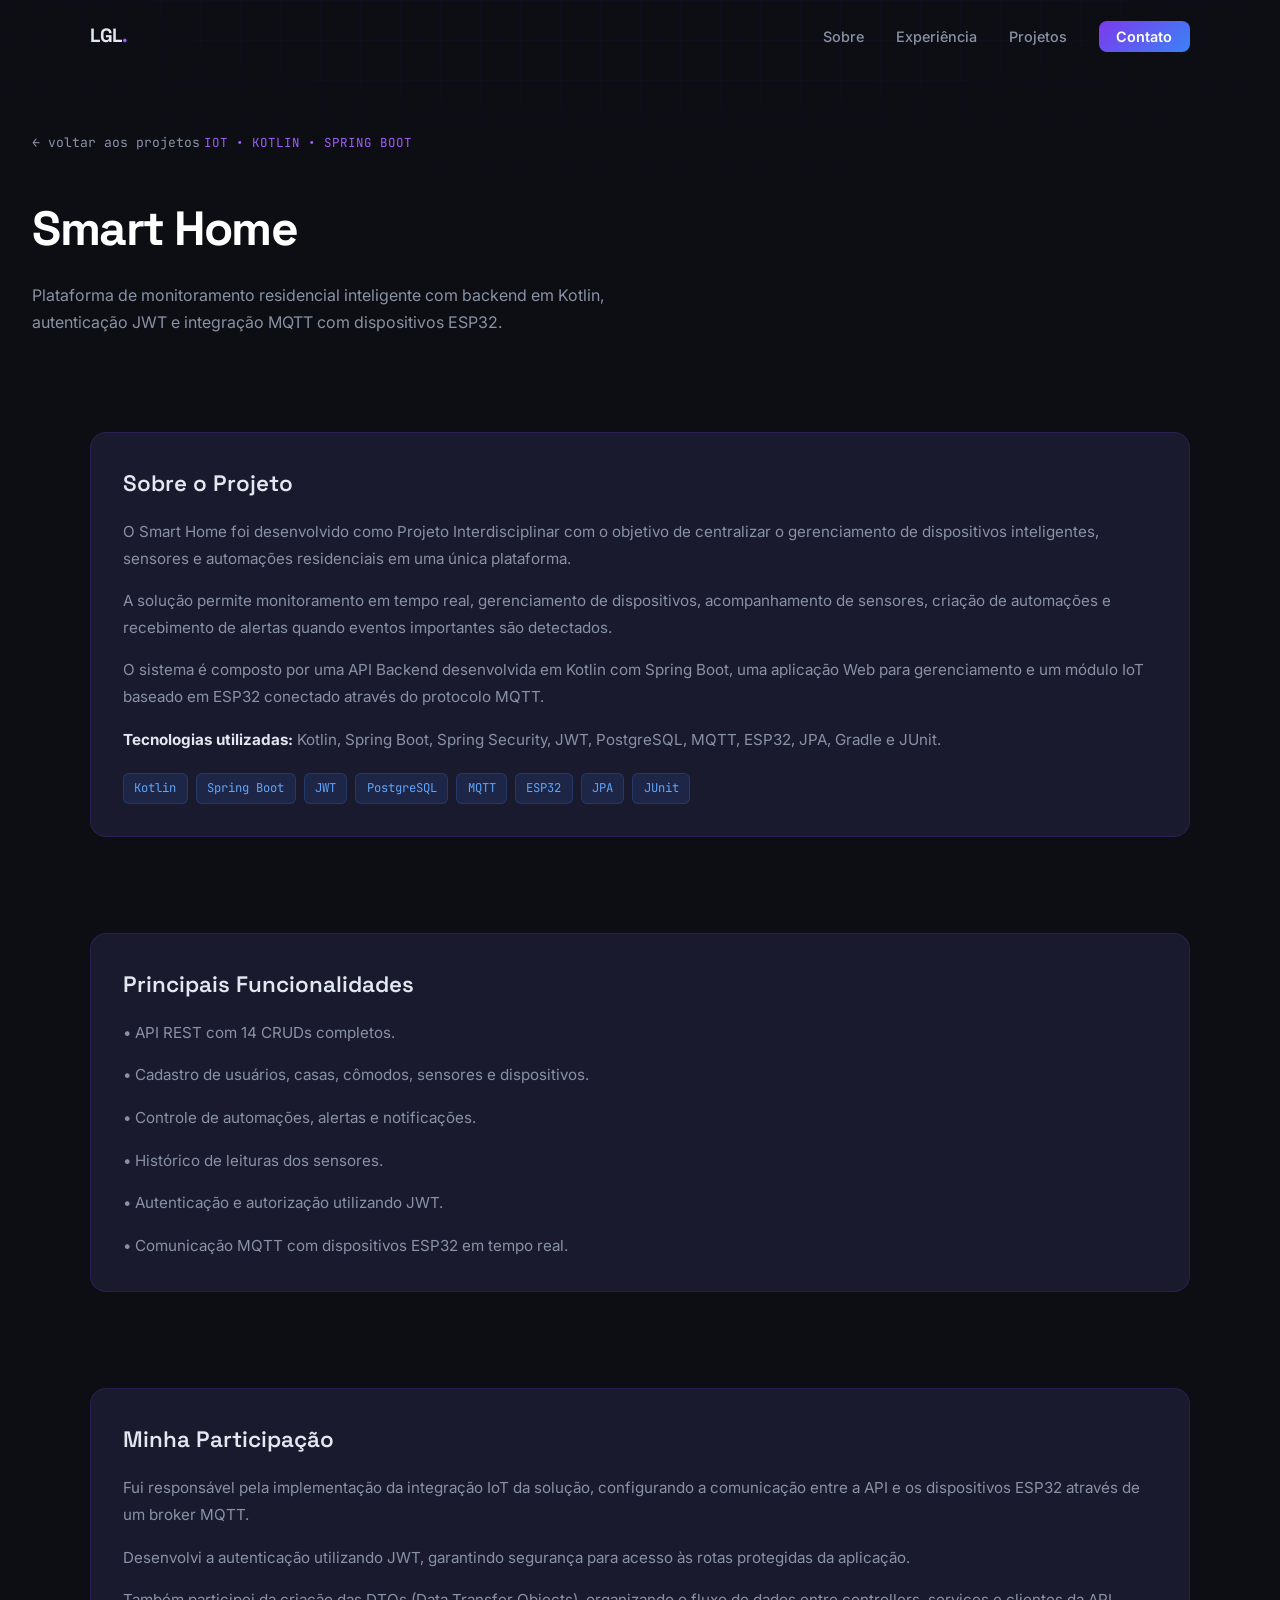
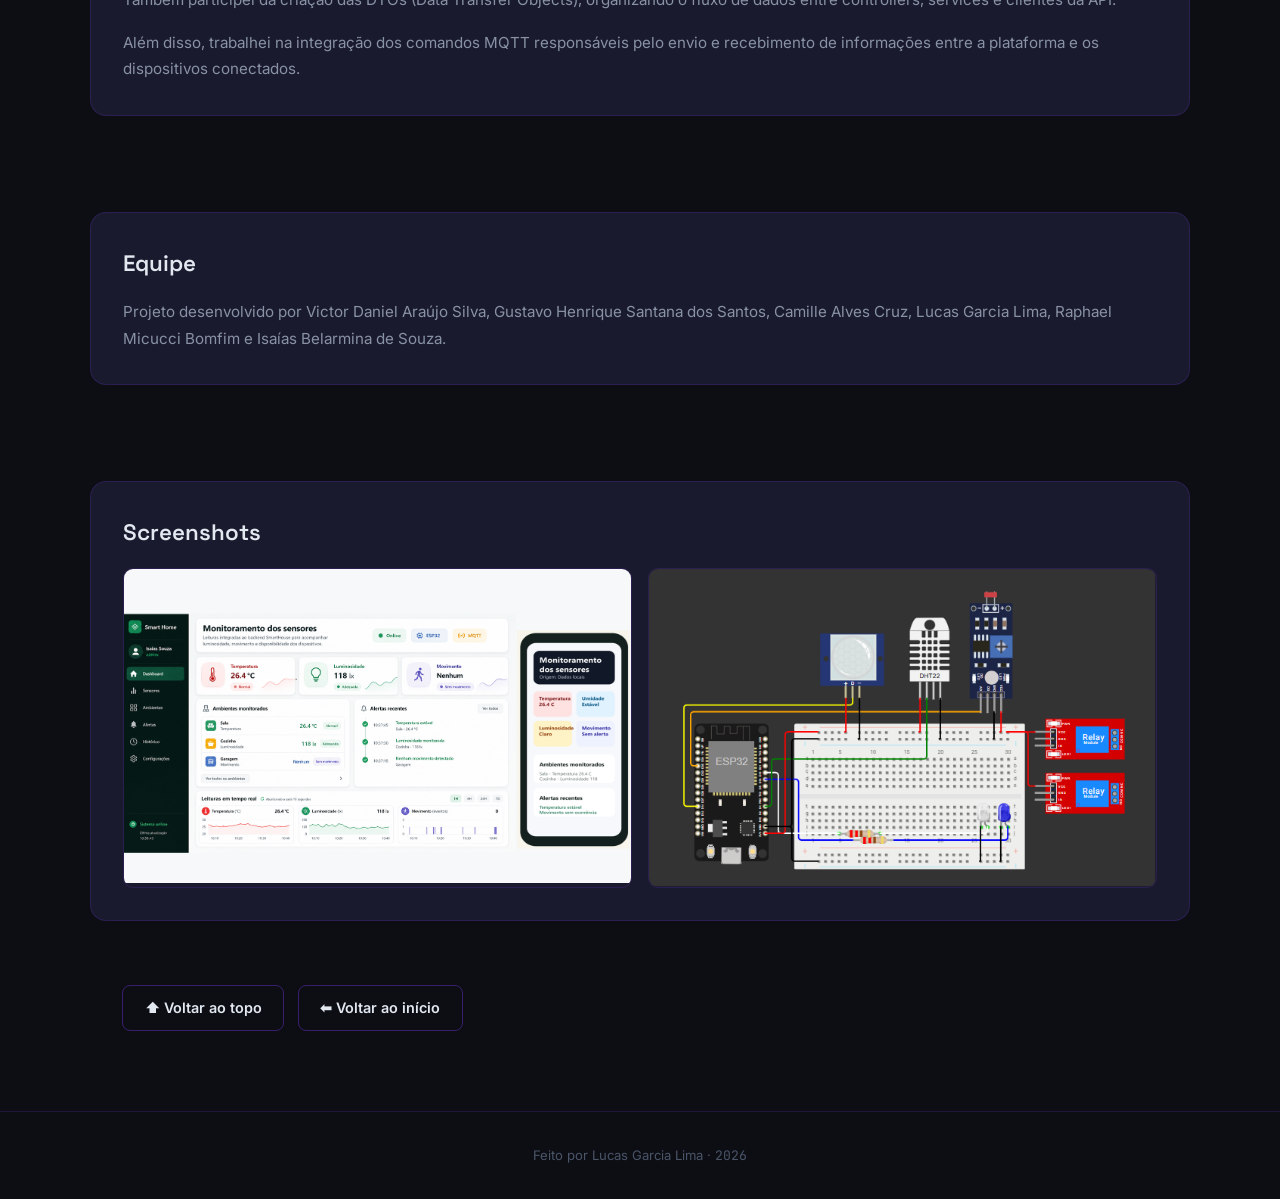
<file: smarthome.html>
<!DOCTYPE html>
<html lang="pt-br">
<head>
  <meta charset="UTF-8">
  <meta name="viewport" content="width=device-width, initial-scale=1.0">
  <title>Smart Home — Lucas Garcia Lima</title>

  <link rel="preconnect" href="https://fonts.googleapis.com">
  <link rel="preconnect" href="https://fonts.gstatic.com" crossorigin>
  <link href="https://fonts.googleapis.com/css2?family=Space+Grotesk:wght@300;400;500;600;700&family=Inter:wght@300;400;500&family=JetBrains+Mono:wght@400;500&display=swap" rel="stylesheet">

  <link rel="stylesheet" href="css/style.css">

  <style>
    .project-hero {
      padding: 8rem 2rem 3rem;
      position: relative;
      overflow: hidden;
    }

    .project-hero-bg {
      position: absolute;
      inset: 0;
      background-image:
        linear-gradient(rgba(124,58,237,0.04) 1px, transparent 1px),
        linear-gradient(90deg, rgba(124,58,237,0.04) 1px, transparent 1px);
      background-size: 40px 40px;
      mask-image: radial-gradient(ellipse 80% 60% at 50% 0%, black 30%, transparent 100%);
    }

    .back-link {
      position: relative;
      z-index: 2;
      display: inline-flex;
      align-items: center;
      gap: 0.5rem;
      font-family: var(--font-mono);
      font-size: 0.82rem;
      color: var(--text-muted);
      margin-bottom: 1.5rem;
      transition: color 0.2s, gap 0.2s;
    }

    .back-link:hover {
      color: var(--purple-light);
      gap: 0.75rem;
    }

    .project-hero-content {
      position: relative;
      z-index: 2;
      max-width: 760px;
    }

    .project-hero h1 {
      font-family: var(--font-display);
      font-size: clamp(2rem, 5vw, 3rem);
      font-weight: 700;
      letter-spacing: -0.03em;
      margin: 0.6rem 0 0.75rem;
      background: linear-gradient(135deg, #fff 40%, var(--accent) 100%);
      -webkit-background-clip: text;
      -webkit-text-fill-color: transparent;
      background-clip: text;
    }

    .project-hero p {
      color: var(--text-muted);
      font-size: 1rem;
      line-height: 1.7;
      max-width: 640px;
    }

    .project-section {
      padding: 3rem 2rem;
    }

    .project-section .container {
      background: var(--surface);
      border: 1px solid var(--border);
      border-radius: 16px;
      padding: 2rem;
    }

    .project-section h2 {
      font-family: var(--font-display);
      font-size: 1.4rem;
      font-weight: 600;
      margin-bottom: 1rem;
      color: var(--text);
    }

    .project-section p {
      color: var(--text-muted);
      font-size: 0.95rem;
      line-height: 1.75;
      margin-bottom: 1rem;
    }

    .project-section p:last-child {
      margin-bottom: 0;
    }

    .project-section strong {
      color: var(--text);
    }

    .project-section .tech-tags {
      margin-top: 1.25rem;
    }

    .screenshot-grid {
      display: grid;
      grid-template-columns: repeat(auto-fit, minmax(280px, 1fr));
      gap: 1rem;
      margin-top: 0.5rem;
    }

    .screenshot-card {
      display: block;
      border-radius: 10px;
      overflow: hidden;
      border: 1px solid var(--border);
      transition: border-color 0.3s, transform 0.3s;
    }

    .screenshot-card:hover {
      border-color: rgba(124,58,237,0.5);
      transform: translateY(-4px);
    }

    .screenshot-card img {
      display: block;
      width: 100%;
      height: auto;
    }

    .project-actions {
      display: flex;
      gap: 0.85rem;
      flex-wrap: wrap;
      padding: 1rem 2rem 5rem;
      max-width: 1100px;
      margin: 0 auto;
    }
  </style>
</head>
<body>

  <!-- NAV -->
  <nav class="nav" id="nav">
    <div class="nav-inner">
      <a href="index.html">
        <span class="nav-logo">LGL<span class="accent">.</span></span>
      </a>

      <ul class="nav-links">
        <li><a href="index.html#sobre">Sobre</a></li>
        <li><a href="index.html#experiencia">Experiência</a></li>
        <li><a href="index.html#projetos">Projetos</a></li>
        <li><a href="index.html#contato" class="nav-cta">Contato</a></li>
      </ul>

      <button class="nav-toggle" aria-label="Menu" id="navToggle">
        <span></span><span></span><span></span>
      </button>
    </div>
  </nav>

  <!-- HERO -->
  <section class="project-hero">
    <div class="project-hero-bg"></div>

    <div class="project-hero-content">
      <a href="index.html#projetos" class="back-link">
        ← voltar aos projetos
      </a>

      <span class="section-tag">IoT • Kotlin • Spring Boot</span>

      <h1>Smart Home</h1>

      <p>
        Plataforma de monitoramento residencial inteligente com backend em Kotlin,
        autenticação JWT e integração MQTT com dispositivos ESP32.
      </p>
    </div>
  </section>

  <!-- SOBRE -->
  <section class="project-section">
    <div class="container">
      <h2>Sobre o Projeto</h2>

      <p>
        O Smart Home foi desenvolvido como Projeto Interdisciplinar com o objetivo de centralizar o gerenciamento de dispositivos inteligentes, sensores e automações residenciais em uma única plataforma.
      </p>

      <p>
        A solução permite monitoramento em tempo real, gerenciamento de dispositivos, acompanhamento de sensores, criação de automações e recebimento de alertas quando eventos importantes são detectados.
      </p>

      <p>
        O sistema é composto por uma API Backend desenvolvida em Kotlin com Spring Boot, uma aplicação Web para gerenciamento e um módulo IoT baseado em ESP32 conectado através do protocolo MQTT.
      </p>

      <p>
        <strong>Tecnologias utilizadas:</strong> Kotlin, Spring Boot, Spring Security, JWT, PostgreSQL, MQTT, ESP32, JPA, Gradle e JUnit.
      </p>

      <div class="tech-tags">
        <span>Kotlin</span>
        <span>Spring Boot</span>
        <span>JWT</span>
        <span>PostgreSQL</span>
        <span>MQTT</span>
        <span>ESP32</span>
        <span>JPA</span>
        <span>JUnit</span>
      </div>
    </div>
  </section>

  <!-- FUNCIONALIDADES -->
  <section class="project-section">
    <div class="container">
      <h2>Principais Funcionalidades</h2>

      <p>• API REST com 14 CRUDs completos.</p>
      <p>• Cadastro de usuários, casas, cômodos, sensores e dispositivos.</p>
      <p>• Controle de automações, alertas e notificações.</p>
      <p>• Histórico de leituras dos sensores.</p>
      <p>• Autenticação e autorização utilizando JWT.</p>
      <p>• Comunicação MQTT com dispositivos ESP32 em tempo real.</p>
    </div>
  </section>

  <!-- PARTICIPAÇÃO -->
  <section class="project-section">
    <div class="container">
      <h2>Minha Participação</h2>

      <p>
        Fui responsável pela implementação da integração IoT da solução, configurando a comunicação entre a API e os dispositivos ESP32 através de um broker MQTT.
      </p>

      <p>
        Desenvolvi a autenticação utilizando JWT, garantindo segurança para acesso às rotas protegidas da aplicação.
      </p>

      <p>
        Também participei da criação das DTOs (Data Transfer Objects), organizando o fluxo de dados entre controllers, services e clientes da API.
      </p>

      <p>
        Além disso, trabalhei na integração dos comandos MQTT responsáveis pelo envio e recebimento de informações entre a plataforma e os dispositivos conectados.
      </p>
    </div>
  </section>

  <!-- EQUIPE -->
  <section class="project-section">
    <div class="container">
      <h2>Equipe</h2>

      <p>
        Projeto desenvolvido por Victor Daniel Araújo Silva, Gustavo Henrique Santana dos Santos, Camille Alves Cruz, Lucas Garcia Lima, Raphael Micucci Bomfim e Isaías Belarmina de Souza.
      </p>
    </div>
  </section>

  <!-- SCREENSHOTS -->
  <section class="project-section">
    <div class="container">
      <h2>Screenshots</h2>

      <div class="screenshot-grid">

        <a href="img/smarthome1.png" target="_blank" class="screenshot-card">
          <img src="img/smarthome1.png" alt="Dashboard Web e Mobile">
        </a>
        
        <a href="img/smarthome3.png" target="_blank" class="screenshot-card">
          <img src="img/smarthome3.png" alt="Sensores">
        </a>

      </div>
    </div>
  </section>

  <!-- AÇÕES -->
  <div class="project-actions">
    <a href="#nav" class="btn btn-outline">⬆ Voltar ao topo</a>
    <a href="index.html" class="btn btn-outline">⬅ Voltar ao início</a>
  </div>

  <!-- FOOTER -->
  <footer class="footer">
    <p>Feito por Lucas Garcia Lima · <span class="mono">2026</span></p>
  </footer>

  <script>
    const nav = document.getElementById('nav');

    window.addEventListener('scroll', () => {
      nav.classList.toggle('scrolled', window.scrollY > 50);
    });

    const toggle = document.getElementById('navToggle');
    const navLinks = document.querySelector('.nav-links');

    toggle.addEventListener('click', () => {
      navLinks.classList.toggle('open');
      toggle.classList.toggle('active');
    });
  </script>

</body>
</html>
</file>
<file: css/style.css>
/* ============================================
   LUCAS GARCIA LIMA — PORTFOLIO
   Dark mode, Space Grotesk + Inter
   ============================================ */

*, *::before, *::after { box-sizing: border-box; margin: 0; padding: 0; }

:root {
  --bg:         #0D0D14;
  --bg-alt:     #111120;
  --surface:    #1A1A2E;
  --surface-2:  #1E1E35;
  --border:     rgba(124, 58, 237, 0.18);
  --purple:     #7C3AED;
  --purple-light: #9D5CF6;
  --blue:       #3B82F6;
  --blue-light: #60A5FA;
  --text:       #E2E8F0;
  --text-muted: #8892A4;
  --text-dim:   #4A5568;
  --accent:     #A78BFA;
  --gradient:   linear-gradient(135deg, #7C3AED, #3B82F6);
  --font-display: 'Space Grotesk', sans-serif;
  --font-body:    'Inter', sans-serif;
  --font-mono:    'JetBrains Mono', monospace;
}

html { scroll-behavior: smooth; }

body {
  background: var(--bg);
  color: var(--text);
  font-family: var(--font-body);
  font-size: 16px;
  line-height: 1.7;
  -webkit-font-smoothing: antialiased;
}

a { text-decoration: none; color: inherit; }

/* ---- NAV ---- */
.nav {
  position: fixed;
  top: 0; left: 0; right: 0;
  z-index: 100;
  padding: 1.25rem 2rem;
  transition: background 0.3s, backdrop-filter 0.3s, box-shadow 0.3s;
}
.nav.scrolled {
  background: rgba(13, 13, 20, 0.85);
  backdrop-filter: blur(12px);
  box-shadow: 0 1px 0 var(--border);
}
.nav-inner {
  max-width: 1100px;
  margin: 0 auto;
  display: flex;
  align-items: center;
  justify-content: space-between;
}
.nav-logo {
  font-family: var(--font-display);
  font-weight: 700;
  font-size: 1.2rem;
  letter-spacing: -0.02em;
}
.accent { color: var(--purple-light); }
.nav-links {
  display: flex;
  gap: 2rem;
  list-style: none;
  align-items: center;
}
.nav-links a {
  font-size: 0.9rem;
  font-weight: 500;
  color: var(--text-muted);
  transition: color 0.2s;
}
.nav-links a:hover { color: var(--text); }
.nav-cta {
  background: var(--gradient);
  color: white !important;
  padding: 0.45rem 1.1rem;
  border-radius: 8px;
  font-weight: 600 !important;
  transition: opacity 0.2s !important;
}
.nav-cta:hover { opacity: 0.85; }
.nav-toggle {
  display: none;
  flex-direction: column;
  gap: 5px;
  background: none;
  border: none;
  cursor: pointer;
  padding: 4px;
}
.nav-toggle span {
  display: block;
  width: 22px; height: 2px;
  background: var(--text);
  border-radius: 2px;
  transition: 0.3s;
}

/* ---- HERO ---- */
.hero {
  min-height: 100vh;
  display: flex;
  align-items: center;
  justify-content: center;
  position: relative;
  overflow: hidden;
  padding: 6rem 2rem 4rem;
}
.hero-bg-grid {
  position: absolute;
  inset: 0;
  background-image:
    linear-gradient(rgba(124,58,237,0.04) 1px, transparent 1px),
    linear-gradient(90deg, rgba(124,58,237,0.04) 1px, transparent 1px);
  background-size: 40px 40px;
  mask-image: radial-gradient(ellipse 80% 80% at 50% 50%, black 30%, transparent 100%);
}
.hero-glow {
  position: absolute;
  width: 600px; height: 600px;
  border-radius: 50%;
  background: radial-gradient(circle, rgba(124,58,237,0.18) 0%, transparent 70%);
  top: 50%; left: 50%;
  transform: translate(-50%, -55%);
  pointer-events: none;
}
.hero-content {
  position: relative;
  z-index: 2;
  display: flex;
  align-items: center;
  gap: 4rem;
  max-width: 1000px;
  width: 100%;
}
.hero-photo-wrap {
  flex-shrink: 0;
  position: relative;
}
.hero-photo {
  width: 180px; height: 180px;
  border-radius: 50%;
  object-fit: cover;
  display: block;
  position: relative;
  z-index: 2;
}
.hero-photo-ring {
  position: absolute;
  inset: -6px;
  border-radius: 50%;
  background: var(--gradient);
  z-index: 1;
  opacity: 0.9;
  animation: spin-ring 8s linear infinite;
  mask-image: conic-gradient(transparent 60%, black 100%);
}
@keyframes spin-ring {
  to { transform: rotate(360deg); }
}
.hero-eyebrow {
  display: flex;
  align-items: center;
  gap: 0.5rem;
  font-size: 0.82rem;
  font-family: var(--font-mono);
  color: var(--accent);
  margin-bottom: 0.75rem;
  letter-spacing: 0.02em;
}
.terminal-dot {
  width: 8px; height: 8px;
  border-radius: 50%;
  background: #4ade80;
  display: inline-block;
  animation: blink-dot 2s ease-in-out infinite;
}
@keyframes blink-dot {
  0%, 100% { opacity: 1; }
  50% { opacity: 0.3; }
}
.hero-name {
  font-family: var(--font-display);
  font-size: clamp(2rem, 5vw, 3.2rem);
  font-weight: 700;
  letter-spacing: -0.03em;
  line-height: 1.1;
  margin-bottom: 0.75rem;
  background: linear-gradient(135deg, #fff 40%, var(--accent) 100%);
  -webkit-background-clip: text;
  -webkit-text-fill-color: transparent;
  background-clip: text;
}
.hero-role {
  font-family: var(--font-mono);
  font-size: 1rem;
  color: var(--blue-light);
  margin-bottom: 1.25rem;
  min-height: 1.6em;
}
.mono { font-family: var(--font-mono); color: var(--text-dim); }
.cursor {
  animation: blink 1s step-end infinite;
  color: var(--purple-light);
}
@keyframes blink { 50% { opacity: 0; } }
.hero-desc {
  color: var(--text-muted);
  font-size: 0.97rem;
  max-width: 480px;
  margin-bottom: 2rem;
  line-height: 1.75;
}
.hero-actions { display: flex; gap: 0.85rem; flex-wrap: wrap; }

.btn {
  display: inline-flex;
  align-items: center;
  gap: 0.5rem;
  padding: 0.6rem 1.35rem;
  border-radius: 8px;
  font-size: 0.9rem;
  font-weight: 600;
  font-family: var(--font-body);
  cursor: pointer;
  transition: transform 0.2s, opacity 0.2s, box-shadow 0.2s;
}
.btn:hover { transform: translateY(-2px); }
.btn-primary {
  background: var(--gradient);
  color: white;
  box-shadow: 0 4px 20px rgba(124,58,237,0.3);
}
.btn-primary:hover { box-shadow: 0 6px 28px rgba(124,58,237,0.5); }
.btn-outline {
  background: transparent;
  color: var(--text);
  border: 1.5px solid var(--border);
  border-color: rgba(124,58,237,0.4);
}
.btn-outline:hover { border-color: var(--purple-light); background: rgba(124,58,237,0.08); }

.hero-scroll-hint {
  position: absolute;
  bottom: 2rem;
  left: 50%;
  transform: translateX(-50%);
  display: flex;
  flex-direction: column;
  align-items: center;
  gap: 0.5rem;
  color: var(--text-dim);
  font-size: 0.72rem;
  font-family: var(--font-mono);
  letter-spacing: 0.1em;
  text-transform: uppercase;
}
.scroll-line {
  width: 1px; height: 40px;
  background: linear-gradient(to bottom, var(--text-dim), transparent);
  animation: scroll-pulse 2s ease-in-out infinite;
}
@keyframes scroll-pulse {
  0%, 100% { opacity: 0.4; transform: scaleY(1); }
  50% { opacity: 1; transform: scaleY(1.2); }
}

/* ---- SECTIONS ---- */
.section { padding: 6rem 2rem; }
.section-alt { background: var(--bg-alt); }
.container { max-width: 1100px; margin: 0 auto; }

.section-header { margin-bottom: 3rem; }
.section-tag {
  display: inline-block;
  font-family: var(--font-mono);
  font-size: 0.78rem;
  color: var(--purple-light);
  letter-spacing: 0.08em;
  text-transform: uppercase;
  margin-bottom: 0.6rem;
}
.section-header h2 {
  font-family: var(--font-display);
  font-size: clamp(1.6rem, 4vw, 2.4rem);
  font-weight: 700;
  letter-spacing: -0.03em;
  background: linear-gradient(135deg, #fff 50%, var(--accent));
  -webkit-background-clip: text;
  -webkit-text-fill-color: transparent;
  background-clip: text;
}

/* ---- REVEAL ---- */
.reveal {
  opacity: 0;
  transform: translateY(28px);
  transition: opacity 0.6s ease, transform 0.6s ease;
}
.reveal.visible {
  opacity: 1;
  transform: none;
}

/* ---- ABOUT GRID ---- */
.about-grid {
  display: grid;
  grid-template-columns: 1fr 1fr;
  grid-template-rows: auto auto;
  gap: 1.25rem;
}
.about-card {
  background: var(--surface);
  border: 1px solid var(--border);
  border-radius: 16px;
  padding: 1.75rem;
  transition: border-color 0.3s, box-shadow 0.3s;
}
.about-card:hover {
  border-color: rgba(124,58,237,0.4);
  box-shadow: 0 0 30px rgba(124,58,237,0.08);
}
.about-card-wide { grid-column: 1 / -1; }
.about-card-icon {
  font-size: 1.6rem;
  margin-bottom: 0.75rem;
}
.about-card h3 {
  font-family: var(--font-display);
  font-size: 1.05rem;
  font-weight: 600;
  margin-bottom: 0.6rem;
  color: var(--text);
}
.about-inst { font-weight: 500; color: var(--text); font-size: 0.92rem; margin-bottom: 0.2rem; }
.about-course { color: var(--text-muted); font-size: 0.88rem; margin-bottom: 1rem; }
.about-dates {
  display: flex;
  align-items: center;
  gap: 0.75rem;
  font-family: var(--font-mono);
  font-size: 0.78rem;
  color: var(--text-dim);
}
.date-bar {
  flex: 1;
  height: 4px;
  background: var(--surface-2);
  border-radius: 4px;
  overflow: hidden;
}
.date-bar-fill {
  height: 100%;
  background: var(--gradient);
  border-radius: 4px;
}

/* Languages */
.lang-list { display: flex; flex-direction: column; gap: 0.7rem; margin-top: 0.25rem; }
.lang-item {
  display: flex;
  justify-content: space-between;
  align-items: center;
}
.lang-name { font-size: 0.92rem; color: var(--text); }
.lang-level {
  font-size: 0.75rem;
  font-weight: 600;
  padding: 0.2rem 0.65rem;
  border-radius: 20px;
  font-family: var(--font-mono);
  letter-spacing: 0.04em;
}
.lang-level.native  { background: rgba(124,58,237,0.2); color: var(--purple-light); }
.lang-level.fluent  { background: rgba(59,130,246,0.2); color: var(--blue-light); }
.lang-level.basic   { background: rgba(100,116,139,0.2); color: #94a3b8; }

/* Courses */
.courses-list { display: flex; flex-direction: column; gap: 0.85rem; margin-top: 0.25rem; }
.course-item { display: flex; align-items: flex-start; gap: 0.85rem; }
.course-badge {
  flex-shrink: 0;
  background: rgba(251,191,36,0.15);
  color: #FCD34D;
  font-family: var(--font-mono);
  font-size: 0.7rem;
  font-weight: 600;
  padding: 0.2rem 0.55rem;
  border-radius: 6px;
  margin-top: 2px;
}
.course-badge.cisco { background: rgba(59,130,246,0.15); color: var(--blue-light); }
.course-info { display: flex; flex-direction: column; }
.course-info strong { font-size: 0.9rem; color: var(--text); font-weight: 500; }
.course-info span { font-size: 0.8rem; color: var(--text-muted); margin-top: 1px; }

/* ---- TIMELINE ---- */
.timeline { position: relative; padding-left: 2rem; }
.timeline::before {
  content: '';
  position: absolute;
  left: 0; top: 0; bottom: 0;
  width: 1px;
  background: linear-gradient(to bottom, var(--purple), transparent);
}
.timeline-item { position: relative; padding-bottom: 2rem; }
.timeline-dot {
  position: absolute;
  left: -2.4rem;
  top: 6px;
  width: 12px; height: 12px;
  border-radius: 50%;
  background: var(--gradient);
  box-shadow: 0 0 12px rgba(124,58,237,0.6);
}
.timeline-content {
  background: var(--surface);
  border: 1px solid var(--border);
  border-radius: 14px;
  padding: 1.5rem;
}
.timeline-header {
  display: flex;
  justify-content: space-between;
  align-items: flex-start;
  gap: 1rem;
  margin-bottom: 0.75rem;
  flex-wrap: wrap;
}
.timeline-header h3 {
  font-family: var(--font-display);
  font-size: 1.1rem;
  font-weight: 600;
}
.timeline-company { color: var(--text-muted); font-size: 0.88rem; margin-top: 2px; }
.timeline-date {
  font-family: var(--font-mono);
  font-size: 0.78rem;
  color: var(--purple-light);
  background: rgba(124,58,237,0.1);
  padding: 0.3rem 0.75rem;
  border-radius: 20px;
  white-space: nowrap;
}
.timeline-desc { color: var(--text-muted); font-size: 0.92rem; margin-bottom: 1rem; }
.tech-tags { display: flex; flex-wrap: wrap; gap: 0.5rem; }
.tech-tags span {
  font-family: var(--font-mono);
  font-size: 0.76rem;
  padding: 0.25rem 0.65rem;
  border-radius: 6px;
  background: rgba(59,130,246,0.12);
  color: var(--blue-light);
  border: 1px solid rgba(59,130,246,0.2);
}

/* ---- PROJECTS ---- */
.projects-grid {
  display: grid;
  grid-template-columns: repeat(auto-fill, minmax(300px, 1fr));
  gap: 1.25rem;
}
.project-card {
  display: block;
  position: relative;
  background: var(--surface);
  border: 1px solid var(--border);
  border-radius: 16px;
  overflow: hidden;
  transition: transform 0.3s, border-color 0.3s;
  cursor: pointer;
}
.project-card:hover {
  transform: translateY(-5px);
  border-color: rgba(124,58,237,0.5);
}
.project-card:hover .project-glow {
  opacity: 1;
}
.project-card-inner {
  padding: 1.75rem;
  position: relative;
  z-index: 2;
  display: flex;
  flex-direction: column;
  gap: 0.6rem;
  min-height: 180px;
}
.project-glow {
  position: absolute;
  inset: 0;
  background: radial-gradient(circle at 30% 30%, rgba(124,58,237,0.1), transparent 70%);
  opacity: 0;
  transition: opacity 0.4s;
  pointer-events: none;
}
.project-tag {
  font-family: var(--font-mono);
  font-size: 0.72rem;
  color: var(--accent);
  text-transform: uppercase;
  letter-spacing: 0.08em;
}
.project-card h3 {
  font-family: var(--font-display);
  font-size: 1.25rem;
  font-weight: 700;
  letter-spacing: -0.02em;
  color: var(--text);
}
.project-card p {
  color: var(--text-muted);
  font-size: 0.88rem;
  line-height: 1.6;
  flex: 1;
}
.project-footer { margin-top: 0.5rem; }
.project-link {
  display: inline-flex;
  align-items: center;
  gap: 0.35rem;
  font-size: 0.85rem;
  font-weight: 600;
  color: var(--purple-light);
  transition: gap 0.2s;
}
.project-card:hover .project-link { gap: 0.55rem; }

/* ---- CONTACT ---- */
.contact-wrap {
  max-width: 640px;
  margin: 0 auto;
  text-align: center;
  padding: 3rem 2rem;
  background: var(--surface);
  border: 1px solid var(--border);
  border-radius: 24px;
}
.contact-wrap h2 {
  font-family: var(--font-display);
  font-size: clamp(1.6rem, 4vw, 2.2rem);
  font-weight: 700;
  letter-spacing: -0.03em;
  background: linear-gradient(135deg, #fff 40%, var(--accent));
  -webkit-background-clip: text;
  -webkit-text-fill-color: transparent;
  background-clip: text;
  margin: 0.5rem 0 1rem;
}
.contact-desc { color: var(--text-muted); font-size: 0.95rem; margin-bottom: 2rem; }
.contact-links { display: flex; justify-content: center; gap: 1rem; flex-wrap: wrap; }
.contact-link {
  display: inline-flex;
  align-items: center;
  gap: 0.5rem;
  color: var(--text-muted);
  font-size: 0.9rem;
  padding: 0.6rem 1.2rem;
  border: 1px solid var(--border);
  border-radius: 10px;
  transition: color 0.2s, border-color 0.2s, background 0.2s;
}
.contact-link:hover {
  color: var(--text);
  border-color: var(--purple-light);
  background: rgba(124,58,237,0.08);
}

/* ---- FOOTER ---- */
.footer {
  text-align: center;
  padding: 2rem;
  color: var(--text-dim);
  font-size: 0.82rem;
  border-top: 1px solid var(--border);
}

/* ---- RESPONSIVE ---- */
@media (max-width: 768px) {
  .nav-links {
    display: none;
    flex-direction: column;
    position: absolute;
    top: 100%; left: 0; right: 0;
    background: rgba(13, 13, 20, 0.98);
    backdrop-filter: blur(12px);
    padding: 1.5rem 2rem;
    gap: 1.25rem;
    border-bottom: 1px solid var(--border);
  }
  .nav-links.open { display: flex; }
  .nav-toggle { display: flex; }
  .nav { padding: 1rem 1.5rem; }

  .hero-content {
    flex-direction: column;
    text-align: center;
    gap: 2rem;
  }
  .hero-desc { margin: 0 auto 2rem; }
  .hero-actions { justify-content: center; }
  .hero-scroll-hint { display: none; }

  .about-grid { grid-template-columns: 1fr; }
  .about-card-wide { grid-column: 1; }

  .timeline-header { flex-direction: column; }

  .projects-grid { grid-template-columns: 1fr; }
}

@media (prefers-reduced-motion: reduce) {
  *, *::before, *::after {
    animation-duration: 0.01ms !important;
    transition-duration: 0.01ms !important;
  }
}
</file>
